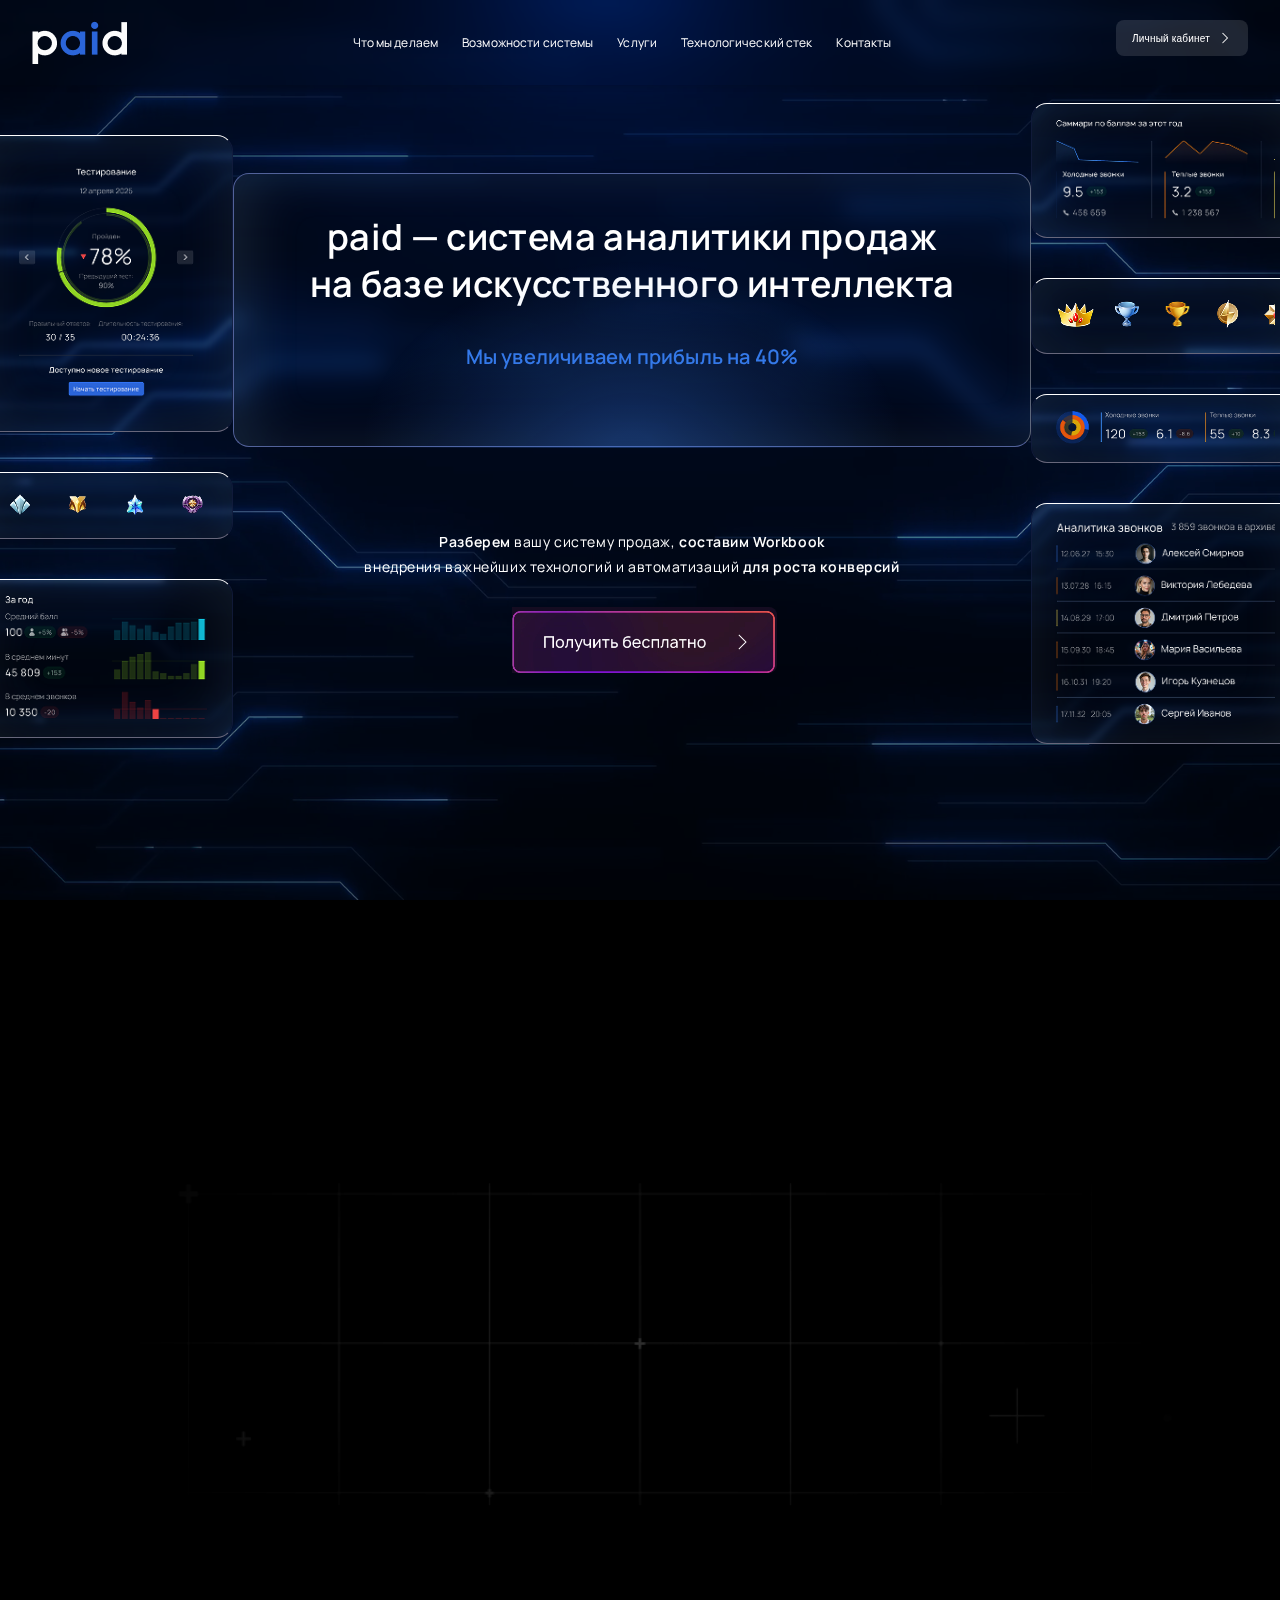
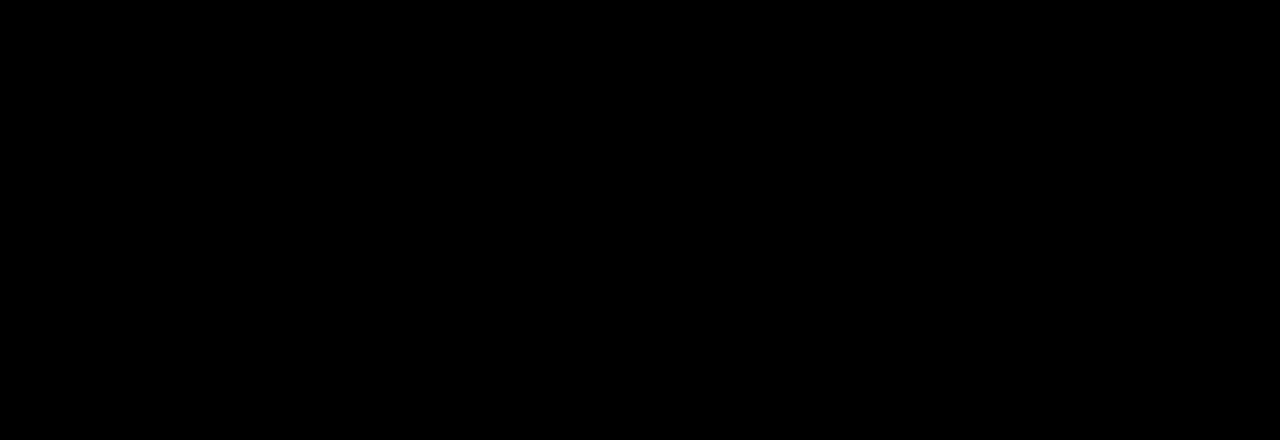
<file: index.html>
<!DOCTYPE html>
<html lang="ru">
<head>
  <meta charset="UTF-8">
  <meta name="viewport" content="width=device-width, initial-scale=1.0">
  <title>paid - система аналитики продаж на базе ИИ</title>
  <link rel="icon" type="image/png" sizes="32x32" href="images/logo_32.png">
  <link rel="icon" type="image/png" sizes="16x16" href="images/logo_16.png">
  <link rel="stylesheet" href="styles/reset.css">
  <link rel="stylesheet" href="styles/styles.css">
  <link rel="preconnect" href="https://fonts.googleapis.com">
  <link rel="preconnect" href="https://fonts.gstatic.com" crossorigin>
  <link href="https://fonts.googleapis.com/css2?family=Manrope:wght@200..800&family=Roboto:ital,wght@0,100..900;1,100..900&display=swap" rel="stylesheet">
  <style>
    body {
      overflow-x: hidden;
    }
  </style>
</head>
<body>
<main>
<header class="desktop-header">
       <div class="top-header">
          <img class="logo_header" src="images/paid_logo.png" alt="Logo ">
          <nav class="main-nav">
            <ul class="nav-links">
              <li><a href="about_us.html">Что мы делаем</a></li>
              <li><a href="deliver.html">Возможности системы</a></li>
              <li><a href="blog.html">Услуги</a></li>
              <li><a href="feedback.html">Технологический стек</a></li>
              <li><a href="contacts.html">Контакты</a></li>
            </ul>
          </nav>
          <button id="lk-button" class="lk-button">Личный кабинет<img src="images/arrow.png" alt="Стрелка" class="arrow"></button>
      </div>
</header>
<div id="block1" class="blocks">
  <section class="video_background">
    <video class="video-bg" src="video/background_video.m4v" autoplay loop muted playsinline preload="auto"></video>
    <div class="video-darken"></div> 
  </section>
    <div class="container">
        <div class="container_right">
          <div class="containers_background"><img src="images/testing1.png" alt="testing1 "></div>
          <div class="containers_background">
            <ul class="level_containers">
              <li><img src="images/level30.png" alt="Logo "></li>
              <li><img src="images/level40.png" alt="Logo "></li>
              <li><img src="images/level50.png" alt="Logo "></li>
              <li><img src="images/level60.png" alt="Logo "></li>
            </ul>
          </div>
          <div class="containers_background"><img src="images/year1.png" alt="Year1 "></div>
        </div>
        <div class="container_center">
          <div id="center_banner" class="containers_background">
            <h1>paid — система аналитики продаж на базе искусственного интеллекта</h1>
            <h3>Мы увеличиваем прибыль на 40%</h3>
            <div></div>
          </div>
          <div class="subtitle">
            <p><span class="light-bold">Разберем</span> вашу систему продаж, <span class="light-bold">составим Workbook</span><br>внедрения важнейших технологий и автоматизаций <span class="light-bold">для роста конверсий</span></p>
            <div class="video-btn-wrapper"><video class="video-btn" src="video/knopka_gradient.mp4" autoplay loop muted playsinline preload="auto"></video></div>
          </div>
        </div>
        <div class="container_left">
          <div class="containers_background"><img src="images/summary.png" alt="summary "></div>
          <div class="containers_background">
            <ul class="level_containers">
              <li><img src="images/l1.png" alt="Logo "></li>
              <li><img src="images/l2.png" alt="Logo "></li>
              <li><img src="images/l3.png" alt="Logo "></li>
              <li><img src="images/l4.png" alt="Logo "></li>
              <li><img src="images/l5.png" alt="Logo "></li>
            </ul>
          </div>
          <div class="containers_background"><img src="images/calls.png" alt="Calls "></div>
          <div class="containers_background"><img src="images/analytics_calls.png" alt="analytics_calls "></div>
        </div>
    </div>

  <!-- Модальное окно -->
    <div class="modal-overlay" id="modalOverlay">
        <div class="modal">
            <button class="close-btn" id="closeModal">&times;</button>
            <div class="modal-header">
                <h1>Обратная связь</h1>
                <p>Пожалуйста, заполните форму ниже,<br>чтобы мы могли связаться с вами</p>
            </div>
              <div class="inputs-group">
                <div class="input-group">
                    <input type="text" id="name" placeholder="Ваше имя">
                </div>
                <div class="input-group">
                    <input type="tel" id="phone" placeholder="Номер телефона">
                </div>
              </div>
                <div class="communication-methods">
                    <p>Предпочтительный способ связи:</p>
                    <div class="methods-list">
                          <button id="wh-button" class="method-option"><img src="images/wa.png" alt="Whatsapp" class="arrow">WhatsApp</button>
                          <button id="tg-button" class="method-option"><img src="images/tg.png" alt="Telegram" class="arrow">Telegram</button>
                          <button id="tele-button" class="method-option"><img src="images/tele.png" alt="Telephone" class="arrow">Телефон</button>
                    </div>
                </div>
                <div class="checkbox-group">
                    <div class="custom-radio">
                        <input type="radio" id="agree" name="agreement" value="agree">
                        <span class="checkmark"></span>
                    </div>
                    <label for="agree">Согласие на обработку персональных данных</label>
                </div>
          <div class="modal-footer">
            <button class="submit-btn" id="submitBtn">Начать пользоваться</button>
          </div>
        </div>
    </div>
  </div>
  
  <div id="block2" class="blocks">
    <div class="block2_text animate-on-scroll">
      <p>Мировая статистика</p>
      <h2>Каждую секунду в мире совершается &gt; 20 000 звонков<br>с целью продажи</h2>
    </div>
    <div class="block2_inf">
      <div class="block2_inf_left animate-on-scroll" data-delay="400">
        <img src="images/pleasure_calls.png" alt="pleasure_calls " class="img_pleasure_calls">
        <div class="text_pleasure_calls">
            <h1>~10%</h1>
            <p>Звонков ведут к&nbsp;положительному результату</p>
        </div>
      </div>
      <img src="images/background_block2.png" alt="background_block2 " class="background_block2">
      <div class="block2_inf_center">
        <div class="lost_cash animate-on-scroll" data-delay="200">
            <div id="group_arrows_left" class="group_arrows">
              <img src="images/Polygon.png" alt="arrow " class="group_arrow">
              <img src="images/Polygon.png" alt="arrow " class="group_arrow1">
              <img src="images/Polygon.png" alt="arrow " class="group_arrow2">
            </div>
            <div class="text_lost_cash">
              <h3 style="color: #fff;">Прямые потери</h3>
              <div class="container_t1"><div class="t1">&dollar;<span class="counter">0</span></div></div>
              <p>от упущенных конверсий и продаж ежедневно</p>
            </div>
            <div id="group_arrows_right" class="group_arrows">
              <img src="images/Polygonr.png" alt="arrow" class="group_arrow2">
              <img src="images/Polygonr.png" alt="arrow" class="group_arrow1">
              <img src="images/Polygonr.png" alt="arrow" class="group_arrow">
            </div>
        </div>
        <div class="text_benefits_paid animate-on-scroll" data-delay="600">
            <h4>Аналитика paid влияет на каждый из этих показателей</h4>
            <p>снижает потери и увеличивает эффективность</p>
        </div>
      </div>
      <div class="block2_inf_right animate-on-scroll" data-delay="400">
        <img src="images/reserching_calls.png" alt="reserching_calls " class="img_pleasure_calls">
        <div class="text_pleasure_calls">
            <h1>&lt;35%</h1>
            <p>Компаний анализируют качество коммуникаций с&nbsp;клиентами</p>
        </div>
      </div>
    </div>
  </div>

  <div id="block3" class="blocks">
    
  </div>
  
  </main>
  <script src="scripts/script.js"></script>
</body>
</html>
</file>
<file: styles/styles.css>
* {
  box-sizing: border-box;
  margin: 0;
  padding: 0;
}

body {
  font-family: "Manrope", sans-serif;
  color: #fff;
  background-color: #000;
  overflow-x: hidden;
}

main {
	display: flex;
	flex-direction: column;
	gap: 120px;
}
  
h1 {
		font-weight: 600;
		font-size: 36px;
		color: #fff;
	    line-height: 130%;
	    letter-spacing: 0.01em;
		text-align: center;
}

h2 {
	    font-weight: 600;
		font-size: 20px;
		color: #fff;
	    line-height: 150%;
	    letter-spacing: 0.01em;
		text-align: center;
}

h3 {
		font-weight: 600;
		font-size: 20px;
		color: #3479E9;
	    line-height: 140%;
	    letter-spacing: 0.01em;
		text-align: center;
}

h4 {
		font-weight: 600;
		font-size: 16px;
		color: #fff;
	    line-height: 140%;
	    letter-spacing: 0.01em;
		text-align: center;
}

p {
		font-weight: 400;
		font-size: 14px;
		color: #fff;
	    line-height: 180%;
	    letter-spacing: 0.04em;
		text-align: center;
}

.light-bold {
  font-weight: 600;
}

input {
  padding: 10px 0px;
  border: none;
  border-bottom: 2px solid #000;
  outline: none;
  font-family: "Manrope", sans-serif;
  font-size: 20px;
  width: 100%;
  max-width: none;
  -webkit-appearance: none;
  appearance: none;
  border-radius: 0;
}

img, video {
  max-width: 100%;
  height: auto;
}

.blocks {
  position: relative;
  width: 100%;
}

#block1 {
  position: relative;
  min-height: 100vh;
  overflow: hidden;
}

#block1 .video_background {
  position: absolute;
  top: 0;
  left: 0;
  width: 100%;
  height: 100vh;
  z-index: -1; /* отправляем на задний план */
}

/* Видео внутри блока */
#block1 .video-bg {
  position: absolute;
  top: 0;
  left: 0;
  width: 100%;
  height: 100%;
  object-fit: cover; /* Заполнение всего пространства */
  object-position: center;
}

.video-darken {
  position: absolute;
  top: 0;
  left: 0;
  width: 100%;
  height: 100%;
  background: linear-gradient(
    to bottom, 
    rgba(0, 0, 0, 0.6) 0%, 
    rgba(0, 0, 0, 0.3) 50%, 
    rgba(0, 0, 0, 0.6) 100%
  );
  z-index: 1;
}

.desktop-header {
	position: fixed; 
    top: 0; 
    left: 0;
    width: 100%; 
    z-index: 1000; 
    padding: 20px 32px;
    display: flex;
    justify-content: space-between;
    align-items: center;
    box-shadow: 0 2px 5px rgba(0, 0, 0, 0.1); 
	backdrop-filter: blur(10px);
}

.logo_header {
	height: 45px;
}

.top-header {
	display: flex;
    flex-direction: row;
    justify-content: space-between;
    width: 100%;
	
}

.nav-links {
	display: flex;
    justify-content: space-between;
    gap: 24px;
	font-weight: 400;
	font-size: 12px;
	letter-spacing: 0.01em;
}

a {
    color: #fff;
    text-decoration: none;
}

a:hover {
		color: #A1A1AA;
		text-decoration: none; 
}

#lk-button {
    border: none;
    padding: 10px 16px;
    cursor: pointer;
    display: flex;
    align-items: center;
    border-radius: 8px;
    font-size: 10px;
    font-weight: 400;
    gap: 6px;
    background-color: rgba(255, 255, 255, 0.12);
    backdrop-filter: blur(10px);
    color: #fff;
	max-height: 36px;
    height: 100%;
	letter-spacing: 0.02em;
}

.lk-button {
	font-size: 10px;
    font-weight: 400;
}

.main-nav {
	display: flex;
    align-items: center;
}

.container {
  position: relative;
  z-index: 10;
  margin-top: 103px;
  display: flex;
  flex-direction: row;
  justify-content: space-between;
}

.containers_background {
	backdrop-filter: blur(3px);
    padding: 16px 24px;
    border-radius: 16px;
    box-sizing: border-box;
    border-top: 1px solid #fff;
    border-bottom: 1px solid #67677b;
    border-right: 1px solid #141e3fc9;
	border-left: 1px solid #141e3fc9;
    width: fit-content;
    box-shadow: inset 0 0 60px rgb(173 216 230 / 10%);
}

.container_right,
.container_left {
	display: flex;
    gap: 40px;
    flex-direction: column;
}

.container_right {
	margin-left: -20px;
	margin-top: 32px;
}

.level_containers {
	display: flex;
	flex-direction: row;
	gap: 27px;
}

.container_center {
	max-width: 798px;
	width: 100%;
	display: flex;
    flex-direction: column;
    gap: 82px;
	justify-content: center;
	align-items: center;
}

#center_banner {
	padding: 40px;
	display: flex;
	flex-direction: column;
	gap: 35px;
	border-top: 1px solid #52629a;
    border-bottom: 1px solid #52629a;
    border-right: 1px solid #ffffff5c;
    border-left: 1px solid #52629a;
    backdrop-filter: blur(10px);
	box-shadow: inset 20px 0 50px rgb(173 216 230 / 10%);
	
		&::after {
	    content: '';
	    position: absolute;
	    bottom: -2px;
        left: 10%;
        right: 10%;
        height: 220px;
		background: radial-gradient(ellipse at bottom, rgb(52 121 233 / 33%) 5%, rgb(255 255 255 / 0%) 60%, transparent 100%);
	    border-radius: 80% 80% 0% 0;
	    z-index: 1;
	  }
	
}

.subtitle {
	display: flex;
    flex-direction: column;
    gap: 28px;
	max-width: 610px;
	width: 100%;
}

.zayvka {
	padding: 20px 32px;
    cursor: pointer;
    display: flex;
    align-items: center;
    border-radius: 8px;
    font-size: 16px;
    font-weight: 600;
    gap: 6px;
    backdrop-filter: blur(1px);
    color: #fff;
	max-height: 36px;
    height: 100%;
	letter-spacing: 0.01em;
}

/* Контейнер для точной обрезки */
.video-btn-wrapper {
    width: 610px;
    height: 66px;
    overflow: hidden;
    border-radius: 8px;
    display: inline-block;
    position: relative;
    vertical-align: middle;
    margin-left: -160px;
	cursor: pointer;
	transition: all 0.3s ease-in-out;
}

.video-btn-wrapper:hover {
    top: -4px;
	transition: all 0.3s ease-in-out;
}


.video-btn-wrapper video {
    position: absolute;
    top: 0;
    right: 300px;
    left: 345px;
    width: 100%;
    height: 100%;
    object-fit: cover;
    object-position: -169px -270px;
}

.container_left {
	margin-left: 0px;
	margin-right: -20px;
	align-items: flex-end;
}

.container_left .level_containers {
	gap: 11px;
}

/* Все остальные элементы внутри block1 должны быть выше видео */
		#block1 .desktop-header,
		#block1 .container,
		#block1 .containers_background,
		#block1 .container_right,
		#block1 .container_center,
		#block1 .container_left {
		  position: relative;
		  z-index: 2; /* Выше видеофона */
		}

 /* Модальное окно */
        .modal-overlay {
            position: fixed;
            top: 0;
            left: 0;
            right: 0;
            bottom: 0;
            background: rgba(10, 26, 45, 0.85); /* Увеличиваем непрозрачность для большего затемнения */
		    backdrop-filter: blur(8px); /* Добавляем размытие фона */
		    -webkit-backdrop-filter: blur(8px);
            display: flex;
            align-items: center;
            justify-content: center;
            z-index: 9999;
            opacity: 0;
            visibility: hidden;
            transition: opacity 0.3s ease, visibility 0.3s ease, backdrop-filter 0.3s ease;
        }

        .modal-overlay.active {
            opacity: 1;
            visibility: visible;
        }

		.modal-overlay.active ~ .container {
		    filter: brightness(0.7) blur(2px); /* Затемнение и легкое размытие основного контента */
		    transition: filter 0.3s ease;
		}

        .modal {
			display: flex;
			flex-direction: column;
			gap: 40px;
			width: fit-content;
            color: #fff;
            overflow: hidden;
            transform: translateY(30px);
            transition: transform 0.3s;
            backdrop-filter: blur(3px);
		    padding: 50px 42px;
		    border-radius: 28px;
		    box-sizing: border-box;
		    border: 1px solid #67677b;
		    border-right: 1px solid #fff;
		    box-shadow: inset 0 0 60px rgb(173 216 230 / 10%);
        }

        .modal-overlay.active .modal {
            transform: translateY(0);
        }

        .modal-header {
            color: white;
            text-align: center;
			display: flex;
		    flex-direction: column;
		    gap: 24px;
        }

        .modal-header p {
            opacity: 0.6;
            font-size: 20px;
			line-height: 150%;
		    letter-spacing: 0.02em;
			text-align: center;
        }

        .modal-content {
            padding: 30px;
        }

        .inputs-group {
            display: flex;
			flex-direction: column;
			gap: 24px;
        }

        .input-group input {
                width: 100%;
			    height: 64px;
			    padding: 12px 24px;
			    border-radius: 16px;
			    font-size: 16px;
				letter-spacing: 0.01em;
        }

        .input-group input:focus {
            outline: none;
            border-color: #4facfe;
            box-shadow: 0 0 0 2px rgba(79, 172, 254, 0.2);
        }

        .communication-methods {
            display: flex;
		    flex-direction: column;
		    align-items: center;
		    gap: 20px;
        }

        .communication-methods h4 {
            margin-bottom: 10px;
            color: #555;
        }

        .methods-list {
            display: flex;
            gap: 12px;
            flex-wrap: wrap;
        }

        .method-option {
                display: flex;
			    align-items: center;
				justify-content: center;
			    gap: 6px;
			    padding: 12px 20px;
			    height: 40px;
			    border-radius: 8px;
			    background-color: rgb(255 255 255 / 5%);
			    backdrop-filter: blur(150px);
			    border: none;
			    color: #fff;
			    font-size: 12px;
				cursor: pointer;
				transition: all 0.3s ease;
        }

		.method-option:hover {
		   top: 4px;
		}

		.method-option.active {
			    background: #fff !important;
			    color: #000 !important;
		}

        .checkbox-group {
            display: flex;
		    align-items: center;
		    gap: 12px;
		    justify-content: center;
        }

		.custom-radio {
		    position: relative;
		    width: 18px;
		    height: 18px;
		}
		
		.custom-radio input[type="radio"] {
		    position: absolute;
		    opacity: 0;
		    width: 100%;
		    height: 100%;
		    cursor: pointer;
		    z-index: 1;
		}
		
		.checkmark {
		    position: absolute;
		    top: 0;
		    left: 0;
		    width: 18px;
		    height: 18px;
		    border: 2px solid rgba(255, 255, 255, 0.4);
		    border-radius: 50%;
		    background: transparent;
		    transition: all 0.2s ease;
		}
		
		.custom-radio input[type="radio"]:hover ~ .checkmark {
		    border-color: #2B65DA;
		}
		
		.custom-radio input[type="radio"]:checked ~ .checkmark {
		    border-color: #fff;
		    background: #2B65DA;
		}
		
		.custom-radio input[type="radio"]:checked ~ .checkmark::after {
		    content: '';
		    position: absolute;
		    top: 50%;
		    left: 50%;
		    transform: translate(-50%, -50%);
		    width: 8px;
		    height: 8px;
		    background: #2B65DA;
		    border-radius: 50%;
		}

        .checkbox-group label {
            color: #fff;
		    font-size: 12px;
		    line-height: 1.4;
		    opacity: 0.6;
        }

        .checkbox-group a {
            color: #4facfe;
            text-decoration: none;
        }

        .checkbox-group a:hover {
            text-decoration: underline;
        }

        .modal-footer {
            display: flex;
    		justify-content: center;
        }

        .submit-btn {
            background: #2B65DA;
		    color: white;
		    border: none;
		    border-radius: 10px;
		    padding: 16px 24px;
		    font-size: 16px;
		    font-weight: 500;
		    letter-spacing: 0.01em;
		    height: 48px;
		    cursor: pointer;
		    transition: transform 0.2s, box-shadow 0.2s;
        }

        .submit-btn:hover {
            transform: translateY(-2px);
            box-shadow: 0 5px 15px rgba(79, 172, 254, 0.4);
        }

        .close-btn {
            position: absolute;
            top: 15px;
            right: 15px;
            background: rgba(255, 255, 255, 0);
            border: none;
            color: white;
            width: 36px;
            height: 36px;
            font-size: 20px;
            cursor: pointer;
            display: flex;
            align-items: center;
            justify-content: center;
            transition: background 0.3s;
        }

        .close-btn:hover {
            color: #fff;
		}

		#block2 {
			display: flex;
		    flex-direction: column;
		    gap: 56px;
			width: 100%;
			align-items: center;
			position: relative;
			overflow: hidden;
			position: relative;
			z-index: 1;
			background: #000;
			min-height: 100vh;
			p {
				line-height: 140%;
				opacity: 0.6;
			}
		}

		#block2 .video_background {
		  display: none;
		}

		#block2::before {
		    content: '';
		    position: absolute;
		    top: 50%;
		    left: 50%;
		    transform: translate(-50%, -50%);
		    width: 100%;
		    height: 100%;
		    z-index: 1;
		}

		.background_block2 {
		    position: absolute;
		    top: 50%;
		    left: 50%;
		    transform: translate(-50%, -50%);
		    width: 100%;
		    height: 100%;
		    object-fit: cover;
		    object-position: center;
		    z-index: 0;
		    opacity: 0.9; /* Можно регулировать прозрачность */
		}

		#block2::after {
		    content: '';
		    position: absolute;
		    top: 30%;
		    left: 50%;
		    transform: translate(-50%, -50%) scale(0.1);
		    width: 25%; /* Ширина эллипса */
		    height: 40%; /* Высота эллипса */
		    background: radial-gradient(
		        ellipse at center,
		        rgba(255, 39, 39, 1) 12%,     
		        rgba(157, 18, 111, 1) 61%,     
		        rgba(0, 13, 162, 0) 100%,     
		        transparent 80%                  
		    );
		    border-radius: 50%;
		    filter: blur(60px) brightness(0.3);
		    z-index: 1;
		    mix-blend-mode: lighten; /* Режим наложения для красивого эффекта */
			opacity: 0; /* Начальное состояние - невидим */
    		transform-origin: center; /* Центр трансформации */
    		transition: all 2s cubic-bezier(0.22, 0.61, 0.36, 1);
		}

		.block2_text {
			display: flex;
		    flex-direction: column;
		    gap: 28px;
		}

		.block2_inf {
			display: flex;
		    flex-direction: row;
			width: 100%;
		    max-width: 1204px;
		    justify-content: space-between;
		}

		.block2_inf_left,
        .block2_inf_right {
			display: flex;
		    flex-direction: column;
		    gap: 40px;
			width: 180px;
			align-items: center;
		}
		.img_pleasure_calls {
			width: 160px;
			height: 160px;
		}
		.text_pleasure_calls {
			display: flex;
		    flex-direction: column;
		    gap: 16px;
		}

		.block2_inf_center {
			display: flex;
		    flex-direction: column;
		    justify-content: space-between;
			align-items: center;
		}
		.lost_cash {
			display: flex;
		    flex-direction: row;
		    gap: 36px;
		}
		.text_lost_cash_container {
			width: 492px;
		}
		.text_lost_cash {
			display: flex;
		    flex-direction: column;
			gap: 20px;
		}

		.text_lost_cash.hidden {
		    opacity: 0;
		    transform: translateY(20px);
		}
		
		.text_lost_cash.visible {
		    opacity: 1;
		    transform: translateY(0);
		    transition: opacity 0.8s ease, transform 0.8s ease;
		}

		.lost_cash.show-arrows .group_arrow,
		.lost_cash.show-arrows .group_arrow1,
		.lost_cash.show-arrows .group_arrow2 {
		    opacity: 1 !important;
		    visibility: visible !important;
		}

		.t1 {
			font-weight: 700;
			font-size: 60px;
			color: #fff;
		    line-height: 110%;
			text-align: center;
		}

		

		.text_benefits_paid {
			display: flex;
		    flex-direction: column;
			gap: 12px;
		}

		/* Исходное состояние для анимируемых элементов */
		.animate-on-scroll {
		    opacity: 0;
		    visibility: hidden;
		    transition: opacity 0.8s ease, transform 0.8s ease;
		}
		
		/* Анимация для заголовка - появляется сверху */
		.block2_text.animate-on-scroll.animated {
		    opacity: 1;
		    visibility: visible;
		    transform: translateY(0);
		}
		
		.block2_text.animate-on-scroll {
		    transform: translateY(50px);
		}
		
		/* Анимация для левого блока - появляется слева */
		.block2_inf_left.animate-on-scroll.animated {
		    opacity: 1;
		    visibility: visible;
		    transform: translateX(0);
		}
		
		.block2_inf_left.animate-on-scroll {
		    transform: translateX(-50px);
		}
		
		/* Анимация для правого блока - появляется справа */
		.block2_inf_right.animate-on-scroll.animated {
		    opacity: 1;
		    visibility: visible;
		    transform: translateX(0);
		}
		
		.block2_inf_right.animate-on-scroll {
		    transform: translateX(50px);
		}
		
		/* Анимация для центрального блока с деньгами */
		.lost_cash.animate-on-scroll.animated {
		    opacity: 1;
		    visibility: visible;
		    transform: translateY(0);
		}
		
		.lost_cash.animate-on-scroll {
		    transform: translateY(30px);
		}

		.text_benefits_paid.animate-on-scroll {
		    opacity: 0;
		    visibility: hidden;
		    transform: translateY(40px);
		    transition: opacity 0.8s ease 0.8s, transform 0.8s ease 0.8s, visibility 0.8s ease 0.8s;
		}

		/* Анимация для нижнего текста - появляется снизу */
		.text_benefits_paid.animate-on-scroll.animated {
		    opacity: 1;
		    visibility: visible;
		    transform: translateY(0);
		}

		#block2.animate-gradient::after {
		    opacity: 0.6;
		    transform: translate(-50%, -50%) scale(1);
		    filter: blur(40px) brightness(1);
		}

		/* Применяем пульсацию после появления */
		#block2.animate-gradient.ellipse-visible::after {
		    animation: 
				glowPulse 4s ease-in-out infinite;
		}

		.block2_text,
		.block2_inf,
		.block2_inf_left,
		.block2_inf_center,
		.block2_inf_right,
		.text_pleasure_calls,
		.lost_cash,
		.text_benefits_paid {
		    position: relative;
		    z-index: 3; /* Выше фона и градиента */
		}

		/* Пульсирующая анимация для градиента */
		@keyframes glowPulse {
		    0%, 100% {
		        opacity: 0.6;
		        filter: blur(40px) brightness(1);
				transform: translate(-50%, -50%) scale(1);
		    }
		    50% {
		        opacity: 0.9;
		        filter: blur(35px) brightness(1.2);
				transform: translate(-50%, -50%) scale(1.02);
		    }
		}


		.text_pleasure_calls h1 {
		    position: relative;
		}
		
		.counter-left,
		.counter-right {
		    display: inline-block;
		    min-width: 40px;
		    text-align: center;
		}
		/* Стили для счетчика */
		.counter {
		    display: inline-block;
		    min-width: 120px;
		    text-align: right;
		}
		
		/* Анимация пересчета чисел */
		@keyframes countUp {
		    from {
		        opacity: 0;
		        transform: translateY(10px);
		    }
		    to {
		        opacity: 1;
		        transform: translateY(0);
		    }
		}

		@keyframes countUpH1 {
		    from {
		        opacity: 0;
		        transform: translateY(10px) scale(0.9);
		    }
		    to {
		        opacity: 1;
		        transform: translateY(0) scale(1);
		    }
		}

		.text_pleasure_calls h1 .counter-left,
		.text_pleasure_calls h1 .counter-right {
		    animation: countUpH1 0.8s ease-out forwards;
		}
		
		.t1 .counter {
		    animation: countUp 0.5s ease-out forwards;
		}

		/* Контейнер для стрелок */
		.group_arrows {
		    display: flex;
		    align-items: center;
			justify-content: center;
		    position: relative;
			width: 140px;
			height: 154px;
		}
		
		/* Левые стрелки (оригинальное направление) */
		#group_arrows_left,
		#group_arrows_right {
		    flex-direction: row;
		}
		
		/* Общие стили для всех стрелок */
		.group_arrow,
		.group_arrow1,
		.group_arrow2 {
		    position: relative;
		    opacity: 0;
			visibility: hidden;
		    filter: drop-shadow(0 0 5px rgba(79, 172, 254, 0.5));
		    transition: all 0.8s cubic-bezier(0.34, 1.56, 0.64, 1);
		}

		.group_arrow { /* Самая большая - первая */
		    height: 100%;
		    z-index: 3;
		}
		
		.group_arrow1 { /* Средняя - вторая */
		    height: 69%;
		    z-index: 2;
		}
		
		.group_arrow2 { /* Самая маленькая - третья */
		    height: 50%;
		    z-index: 1;
		}
		
		/* Левые стрелки - начальные позиции */
		#group_arrows_left .group_arrow {
		    transform: translateX(15px) translateY(0px);
		    transition-delay: 0s;
		}
		
		#group_arrows_left .group_arrow1 {
		    transform: translateX(10px) translateY(0px);
		    transition-delay: 0.1s;
		}
		
		#group_arrows_left .group_arrow2 {
		    transform: translateX(5px) translateY(0px);
		    transition-delay: 0.2s;
		}
		
		/* Правые стрелки - начальные позиции (уже отраженные) */
		#group_arrows_right .group_arrow {
		    transform: translateX(-15px) translateY(0px);
		    transition-delay: 0s;
		}
		
		#group_arrows_right .group_arrow1 {
		    transform: translateX(-10px) translateY(0px);
		    transition-delay: 0.1s;
		}
		
		#group_arrows_right .group_arrow2 {
		    transform: translateX(-5px) translateY(0px);
		    transition-delay: 0.2s;
		}
		
		/* Конечные позиции для анимации */
		.lost_cash.animated .group_arrow,
		.lost_cash.animated .group_arrow1,
		.lost_cash.animated .group_arrow2 {
		    opacity: 1;
			visibility: visible;
		}
		
		/* Левые стрелки - конечные позиции */
		.lost_cash.animated #group_arrows_left .group_arrow {
		    transform: translateX(15px) translateY(0px);
		}
		
		.lost_cash.animated #group_arrows_left .group_arrow1 {
		    transform: translateX(10px) translateY(0px);
		}
		
		.lost_cash.animated #group_arrows_left .group_arrow2 {
		    transform: translateX(5px) translateY(0px);
		}
		
		/* Правые стрелки - конечные позиции */
		.lost_cash.animated #group_arrows_right .group_arrow {
		    transform: translateX(-15px) translateY(0px);
		}
		
		.lost_cash.animated #group_arrows_right .group_arrow1 {
		    transform: translateX(-10px) translateY(0px);
		}
		
		.lost_cash.animated #group_arrows_right .group_arrow2 {
		    transform: translateX(-5px) translateY(0px);
		}
		
		/* Анимация пульсации после сближения */
		@keyframes arrowPulse {
		    0%, 100% {
		        transform: translateX(15px) translateY(0px);
		    }
		    50% {
		        transform: translateX(20px) translateY(0px);
		        filter: drop-shadow(0 0 8px rgba(79, 172, 254, 0.8));
		    }
		}
		
		@keyframes arrowPulseRight {
		    0%, 100% {
		        transform: translateX(-15px) translateY(0px);
		    }
		    50% {
		        transform: translateX(-20px) translateY(0px);
		        filter: drop-shadow(0 0 8px rgba(79, 172, 254, 0.8));
		    }
		}
		
		/* Применяем пульсацию после завершения основной анимации */
		.lost_cash.arrows-pulsing #group_arrows_left .group_arrow {
		    animation: arrowPulse 2s ease-in-out infinite;
		}

		.lost_cash.arrows-pulsing #group_arrows_left .group_arrow1 {
		    animation: arrowPulse 2s ease-in-out infinite;
		}
		
		.lost_cash.arrows-pulsing #group_arrows_left .group_arrow2 {
		    animation: arrowPulse 2s ease-in-out infinite;
		}

		.lost_cash.arrows-pulsing #group_arrows_right .group_arrow {
		    animation: arrowPulseRight 2s ease-in-out infinite;
		}

		.lost_cash.arrows-pulsing #group_arrows_right .group_arrow1 {
		    animation: arrowPulseRight 2s ease-in-out infinite;
		}

		.lost_cash.arrows-pulsing #group_arrows_right .group_arrow2 {
		    animation: arrowPulseRight 2s ease-in-out infinite;
		}

		.container_for_employee {
			  display: grid;
			  grid-template-columns: repeat(auto-fit, minmax(730px, 1fr));
			  width: 100%;
			  gap: 16px;
			  justify-items: center;
		}

		.profile {
		  position: relative;
		  width: 730px;
		  height: 97px;
		}

		.background_profile {
		  position: absolute;
		  top: 0;
		  left: 0;
		  width: 100%;
		  z-index: 1; /* отправляем на задний план */
		}

		.score {
			position: absolute;
		    top: 11px;
		    left: 25px;
		    font-weight: 600;
		    font-size: 18px;
		    color: #ffffff;
		    line-height: 140%;
		    letter-spacing: 0.01em;
		    text-align: center;
		    z-index: 3;
		}

       .place {
			position: absolute;
		    top: 50px;
		    left: 34px;
		    width: 20px;
		    border-radius: 30px;
		    font-weight: 600;
		    font-size: 14px;
		    color: rgb(255 255 255 / 70%);
		    line-height: 140%;
		    letter-spacing: 0.01em;
		    text-align: center;
		    z-index: 3;
	   }

		.img_profile {
			  position: absolute;
			  top: 8px;
			  left: 71px;
			  width: 80px;
		      height: 80px;
			  object-fit: cover;
  			  z-index: 4;
			  border-radius: 80px;
			  
		}

		.level_profile {
			position: absolute;
			  top: 15px;
			  left: 126px;
			  z-index: 5;
		}
       .container_level_name {
		   display: flex;
		   gap: 12px;
		   position: absolute;
			  top: 19px;
			  left: 128px;
		   z-index: 3;
	   }
	  .background_level {
		  width: 76px;
		  height: 22px;
		  z-index: 4;
	  }
	  .level {
		width: 76px;
	    height: 22px;
	    font-weight: 600;
	    font-size: 14px;
	    color: #fff;
	    line-height: 140%;
	    letter-spacing: 0.01em;
	    text-align: center;
	    z-index: 6;
	    position: absolute;
	    top: 1px;
	    left: 14px;
	  }

		.name {
		width: 237px;
		font-weight: 600;
		font-size: 16px;
		color: #fff;
	    line-height: 140%;
	    letter-spacing: 0.01em;
		z-index: 4;
		position: absolute;
	    top: -1px;
	    left: 90px;
	  }
		.img_team {
			position: absolute;
			  top: 71px;
			  left: 145px;
			width: 20px;
			height: 20px;
			z-index: 3;
			border-radius: 20px;
		}

		.progress_stats_container {
			display: flex;
		    gap: 2px;
			position: absolute;
			top: 57px;
		    left: 185px;
		    height: 36px;
			z-index: 3;
		}

		/* Стили для статистики gb, yb, rb */
		.stat-row {
		    display: flex;
		    align-items: center;
		    background: rgba(255, 255, 255, 0.9);
		    padding: 0px 16px;
		    border-radius: 6px;
		    box-shadow: 0 2px 4px rgba(0, 0, 0, 0.1);
		    min-width: 120px;
		}
		
		.stat-content {
		    display: flex;
		    flex-direction: column;
		}
		
		.stat-value-small {
		    font-weight: 600;
		    font-size: 14px;
		    color: #fff;
		    line-height: 1.4;
		}
		
		/* Цвета для разных типов статистики */
		.stat-row.stat-gb {
		    background: rgba(172, 220, 94, 0.2);
		    border: 2px solid #ACDC5E;
		}
		
		.stat-row.stat-yb {
		    background: rgba(240, 201, 70, 0.2);
		    border: 2px solid #F0C946;
		}
		
		.stat-row.stat-rb {
		    background: rgba(255, 147, 79, 0.2);
		    border: 2px solid #FF934F;
		}
		
		.loading {
		    text-align: center;
		    padding: 40px;
		    color: #666;
		    font-size: 18px;
		}
		
		.error {
		    text-align: center;
		    padding: 40px;
		    color: #e74c3c;
		    font-size: 18px;
		}
		
		.progress-container {
		    display: flex;
		    flex-direction: column;
		    align-items: center;
		    background: rgba(255, 255, 255, 0.9);
		    padding: 8px 12px;
		    border-radius: 8px;
		    box-shadow: 0 2px 4px rgba(0, 0, 0, 0.1);
		}
		
		.progress-label {
		    font-size: 12px;
		    color: #666;
		    margin-bottom: 4px;
		}
		
		.progress-bar {
		    width: 100%;
		    height: 8px;
		    background: #e0e0e0;
		    border-radius: 4px;
		    overflow: hidden;
		    margin-bottom: 4px;
		}
		
		.progress-fill {
		    height: 100%;
		    background: linear-gradient(90deg, #4CAF50, #8BC34A);
		    transition: width 0.3s ease;
		}
		
		.progress-percent {
		    font-size: 12px;
		    font-weight: 600;
		    color: #4CAF50;
		}

		@media (max-width: 768px) {
		  #block1 {
		    min-height: auto;
		    padding-bottom: 40px;
		  }
		  
		  #block1 .video_background {
		    height: 100vh; /* На мобильных тоже на всю высоту */
		  }
		}
</file>
